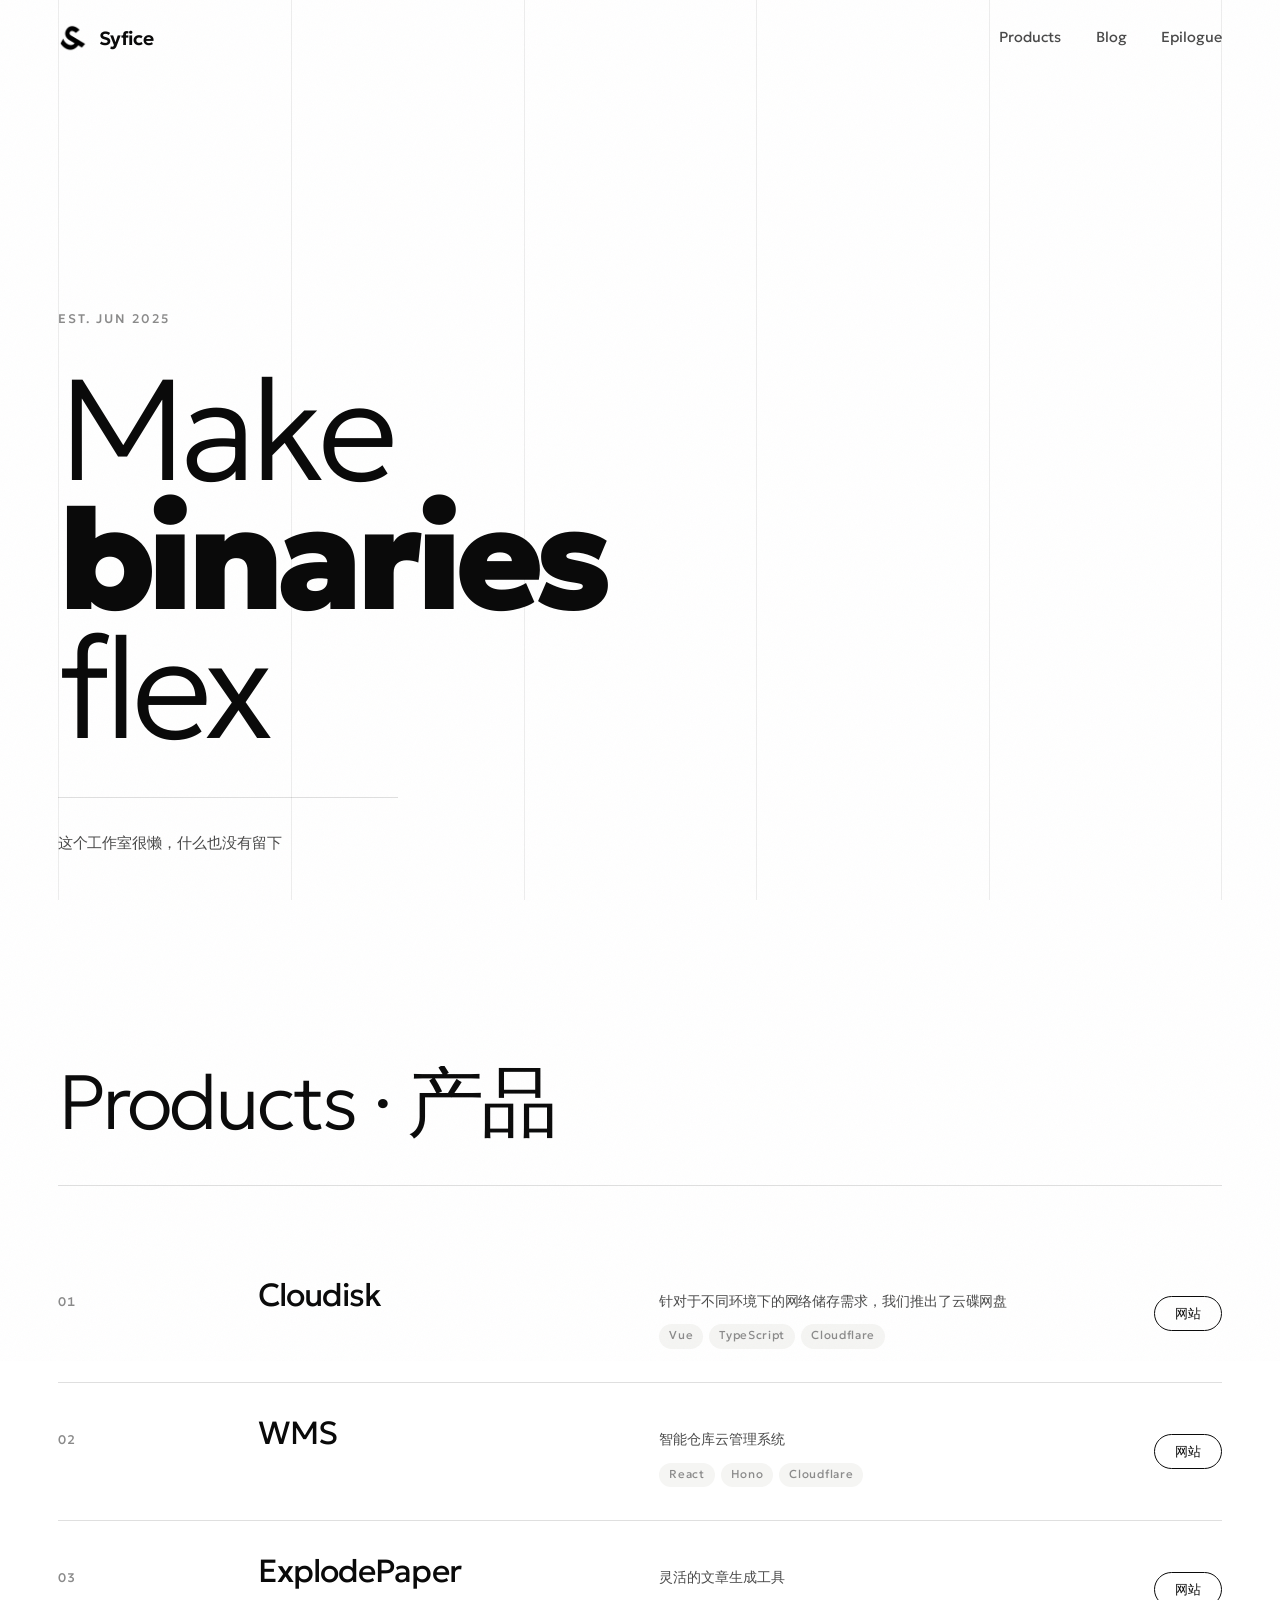
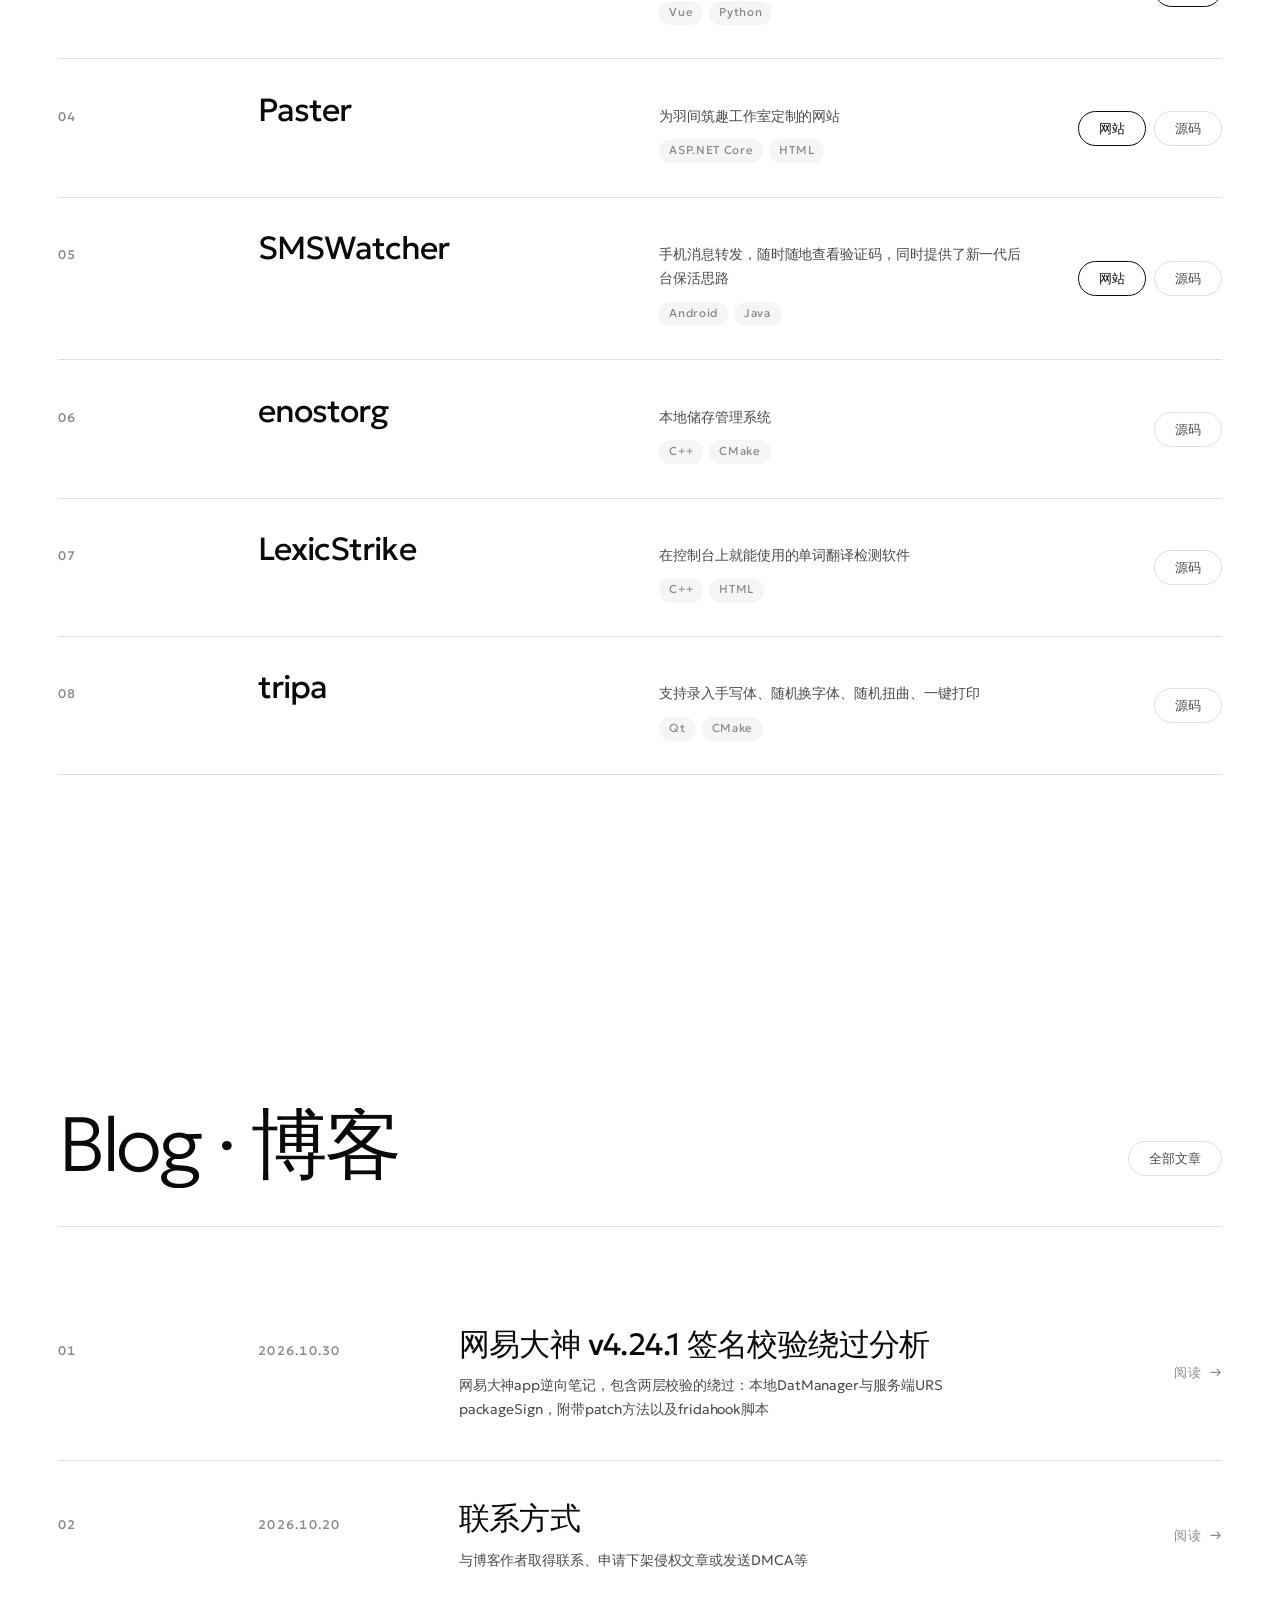
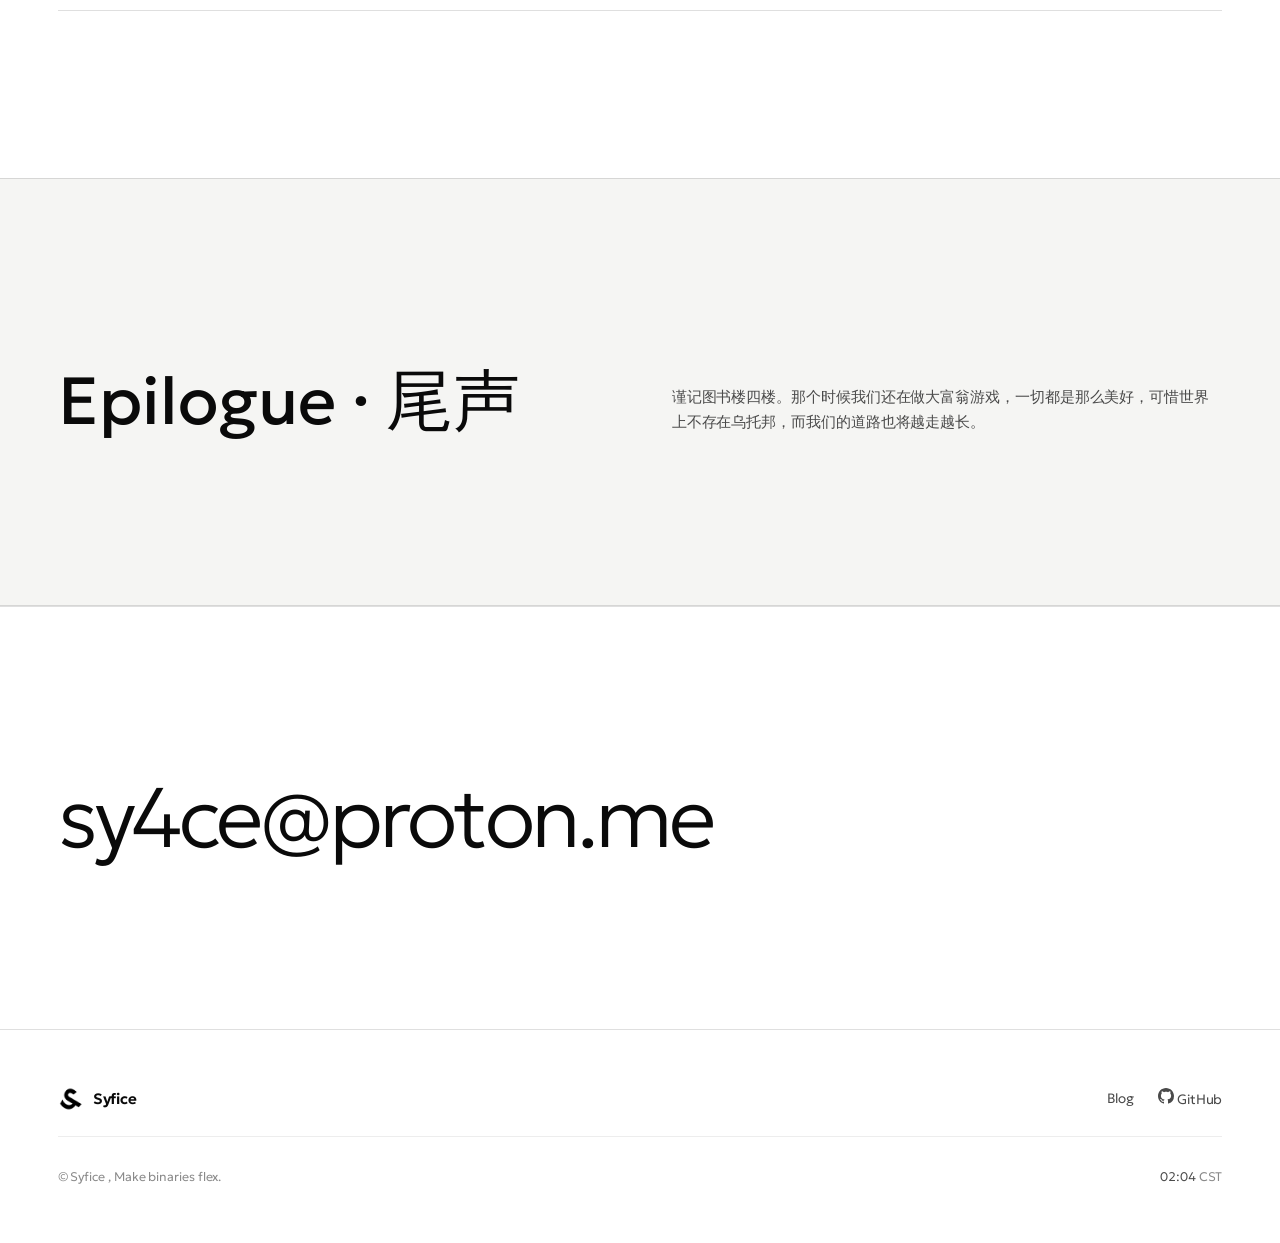
<file: index.html>
<!DOCTYPE html>
<html lang="zh-CN">
<head>
<meta charset="UTF-8">
<meta name="viewport" content="width=device-width, initial-scale=1">
<title>Syfice</title>
<meta name="description" content="Syfice Studio, Make binaries flexible.">
<meta name="theme-color" content="#ffffff">

<meta property="og:type" content="website">
<meta property="og:title" content="Syfice">
<meta property="og:description" content="Syfice Studio, Make binaries flexible.">

<link rel="icon" href="favicon.ico" sizes="any">
<link rel="apple-touch-icon" href="logo.png">
<link rel="preload" as="font" type="font/ttf" href="fonts/Geologica-ExtraLight.ttf" crossorigin>
<link rel="preload" as="font" type="font/ttf" href="fonts/Geologica-Black.ttf" crossorigin>
<link rel="stylesheet" href="style.css">
<script>document.documentElement.classList.add('js');</script>
</head>
<body>

<div class="grain" aria-hidden="true"></div>

<a class="skip" href="#main">跳到主要内容</a>

<!-- ============================ 导航 ============================ -->
<header class="nav" id="nav">
  <div class="nav__inner">
    <a class="brand" href="#top" aria-label="Syfice">
      <img class="brand__mark" src="logo.png" alt="" width="30" height="30">
      <span class="brand__word">Syfice</span>
    </a>

    <nav class="nav__links" aria-label="导航">
      <a href="#products">Products</a>
      <a href="blog.html">Blog</a>
      <a href="#studio">Epilogue</a>
      
    </nav>

    <button class="burger" id="burger" aria-label="打开菜单" aria-expanded="false" aria-controls="menu">
      <span></span><span></span>
    </button>
  </div>
  <span class="nav__bar" aria-hidden="true"><i id="progress"></i></span>
</header>

<div class="menu" id="menu" hidden>
  <nav class="menu__links" aria-label="移动导航">
    <a href="#products" style="--i:0"><em>01</em>Products · 产品</a>
    <a href="blog.html" style="--i:1"><em>02</em>Blog · 博客</a>
    <a href="#studio" style="--i:2"><em>03</em>Epilogue · 尾声</a>
    <a href="#contact" style="--i:3"><em>04</em>Contact · 联系</a>
  </nav>
  <div class="menu__foot">
    <a href="114514">Make binaries flex.</a>
  </div>
</div>

<main id="main">

<!-- ============================ 首屏 ============================ -->
<section class="hero" id="top">
  <div class="hero__grid" aria-hidden="true">
    <span></span><span></span><span></span><span></span><span></span>
  </div>

  <div class="wrap hero__inner">
    <span class="hero__est" data-reveal>Est. JUN 2025</span>

    <h1 class="hero__title">
      <span class="mask" data-mask><span class="mask__in" style="--d:0">Make</span></span>
      <span class="mask" data-mask><span class="mask__in" style="--d:1"><em data-magnetic>binaries</em></span></span>
      <span class="mask" data-mask><span class="mask__in" style="--d:2">flex</span></span>
    </h1>

    <p class="hero__lede" data-reveal style="--d:3">
      这个工作室很懒，什么也没有留下
    </p>
  </div>
</section>

<!-- ============================ 产品 ============================ -->
<section class="section" id="products">
  <div class="wrap">
    <header class="shead">
      <h2 class="shead__title">
        <span class="mask" data-mask><span class="mask__in">Products · 产品</span></span>
      </h2>
    </header>

    <ul class="prods">

      <li class="prod" data-reveal>
        <span class="prod__num">01</span>
        <h3 class="prod__name">Cloudisk</h3>
        <div class="prod__meta">
          <p class="prod__desc">针对于不同环境下的网络储存需求，我们推出了云碟网盘</p>
          <ul class="prod__stack">
            <li>Vue</li>
            <li>TypeScript</li>
            <li>Cloudflare</li>
          </ul>
        </div>
        <div class="prod__acts">
          <a class="btn btn--sm" href="https://cloudisk.fyi" target="_blank" rel="noopener noreferrer"><span>网站</span></a>
        </div>
      </li>

      <li class="prod" data-reveal>
        <span class="prod__num">02</span>
        <h3 class="prod__name">WMS</h3>
        <div class="prod__meta">
          <p class="prod__desc">智能仓库云管理系统</p>
          <ul class="prod__stack">
            <li>React</li>
            <li>Hono</li>
            <li>Cloudflare</li>
          </ul>
        </div>
        <div class="prod__acts">
          <a class="btn btn--sm" href="https://wms.ntoskrnl2333.cn" target="_blank" rel="noopener noreferrer"><span>网站</span></a>
        </div>
      </li>

      <li class="prod" data-reveal>
        <span class="prod__num">03</span>
        <h3 class="prod__name">ExplodePaper</h3>
        <div class="prod__meta">
          <p class="prod__desc">灵活的文章生成工具</p>
          <ul class="prod__stack">
            <li>Vue</li>
            <li>Python</li>
          </ul>
        </div>
        <div class="prod__acts">
          <a class="btn btn--sm" href="https://explodepaper.ntoskrnl2333.cn" target="_blank" rel="noopener noreferrer"><span>网站</span></a>
        </div>
      </li>

      <li class="prod" data-reveal>
        <span class="prod__num">04</span>
        <h3 class="prod__name">Paster</h3>
        <div class="prod__meta">
          <p class="prod__desc">为羽间筑趣工作室定制的网站</p>
          <ul class="prod__stack">
            <li>ASP.NET Core</li>
            <li>HTML</li>
          </ul>
        </div>
        <div class="prod__acts">
          <a class="btn btn--sm" href="https://paster-sy4ce.azurewebsites.net" target="_blank" rel="noopener noreferrer"><span>网站</span></a>
          <a class="btn btn--sm btn--ghost" href="https://github.com/sy4ce/paster-webapp" target="_blank" rel="noopener noreferrer"><span>源码</span></a>
        </div>
      </li>

      <li class="prod" data-reveal>
        <span class="prod__num">05</span>
        <h3 class="prod__name">SMSWatcher</h3>
        <div class="prod__meta">
          <p class="prod__desc">手机消息转发，随时随地查看验证码，同时提供了新一代后台保活思路</p>
          <ul class="prod__stack">
            <li>Android</li>
            <li>Java</li>
          </ul>
        </div>
        <div class="prod__acts">
          <a class="btn btn--sm" href="https://sms.ntoskrnl2333.cn" target="_blank" rel="noopener noreferrer"><span>网站</span></a>
          <a class="btn btn--sm btn--ghost" href="https://github.com/Ntoskrnl2333/SMS_Watcher_Android" target="_blank" rel="noopener noreferrer"><span>源码</span></a>
        </div>
      </li>

      <li class="prod" data-reveal>
        <span class="prod__num">06</span>
        <h3 class="prod__name">enostorg</h3>
        <div class="prod__meta">
          <p class="prod__desc">本地储存管理系统</p>
          <ul class="prod__stack">
            <li>C++</li>
            <li>CMake</li>
          </ul>
        </div>
        <div class="prod__acts">
          <a class="btn btn--sm btn--ghost" href="https://github.com/Ntoskrnl2333/enostorg" target="_blank" rel="noopener noreferrer"><span>源码</span></a>
        </div>
      </li>

      <li class="prod" data-reveal>
        <span class="prod__num">07</span>
        <h3 class="prod__name">LexicStrike</h3>
        <div class="prod__meta">
          <p class="prod__desc">在控制台上就能使用的单词翻译检测软件</p>
          <ul class="prod__stack">
            <li>C++</li>
            <li>HTML</li>
          </ul>
        </div>
        <div class="prod__acts">
          <a class="btn btn--sm btn--ghost" href="https://github.com/Ntoskrnl2333/LexicStrike" target="_blank" rel="noopener noreferrer"><span>源码</span></a>
        </div>
      </li>
      <li class="prod" data-reveal>
        <span class="prod__num">08</span>
        <h3 class="prod__name">tripa</h3>
        <div class="prod__meta">
          <p class="prod__desc">支持录入手写体、随机换字体、随机扭曲、一键打印</p>
          <ul class="prod__stack">
            <li>Qt</li>
            <li>CMake</li>
          </ul>
        </div>
        <div class="prod__acts">
          <a class="btn btn--sm btn--ghost" href="https://github.com/Ntoskrnl2333/LexicStrike" target="_blank" rel="noopener noreferrer"><span>源码</span></a>
        </div>
      </li>
    </ul>
  </div>
</section>


<!-- ============================ 博客 ============================ -->
<section class="section" id="blog">
  <div class="wrap">
    <header class="shead shead--split">
      <h2 class="shead__title">
        <span class="mask" data-mask><span class="mask__in">Blog · 博客</span></span>
      </h2>
      <a class="btn btn--sm btn--ghost blog-teaser__all" href="blog.html" data-reveal><span>全部文章</span></a>
    </header>

    <ol class="posts posts--home" id="home-posts" aria-label="最新文章"></ol>
    <p class="posts__status" id="home-posts-status" role="status" hidden></p>
  </div>
</section>




<section class="section section--wash" id="studio">
  <div class="wrap studio">
    <div class="studio__col">

      <h2 class="studio__title">
        <span class="mask" data-mask><span class="mask__in">Epilogue · 尾声</span></span>
      </h2>
    </div>

    <div class="studio__col studio__col--body">
      <p class="studio__body" data-reveal style="--d:1">
        谨记图书楼四楼。那个时候我们还在做大富翁游戏，一切都是那么美好，可惜世界上不存在乌托邦，而我们的道路也将越走越长。
      </p>
    </div>
  </div>
</section>



<!-- ============================ 联系 ============================ -->
<section class="contact" id="contact">
  <div class="wrap">
    <a class="contact__mail" href="mailto:sy4ce@proton.me" data-reveal>
      <span data-magnetic>sy4ce@proton.me</span>
    </a>
  </div>
</section>

</main>

<!-- ============================ 页脚 ============================ -->
<footer class="foot">
  <div class="wrap foot__inner">
    <div class="foot__brand">
      <img src="logo.png" alt="" width="26" height="26">
      <span>Syfice</span>
    </div>

    <nav class="foot__nav" aria-label="页脚">
      <a href="blog.html">Blog</a>
      <a href="https://github.com/sy4ce" target="_blank" rel="noopener noreferrer"><svg xmlns="http://www.w3.org/2000/svg" width="16" height="16" fill="currentColor" class="bi bi-github" viewBox="0 0 16 16">
  <path d="M8 0C3.58 0 0 3.58 0 8c0 3.54 2.29 6.53 5.47 7.59.4.07.55-.17.55-.38 0-.19-.01-.82-.01-1.49-2.01.37-2.53-.49-2.69-.94-.09-.23-.48-.94-.82-1.13-.28-.15-.68-.52-.01-.53.63-.01 1.08.58 1.23.82.72 1.21 1.87.87 2.33.66.07-.52.28-.87.51-1.07-1.78-.2-3.64-.89-3.64-3.95 0-.87.31-1.59.82-2.15-.08-.2-.36-1.02.08-2.12 0 0 .67-.21 2.2.82.64-.18 1.32-.27 2-.27s1.36.09 2 .27c1.53-1.04 2.2-.82 2.2-.82.44 1.1.16 1.92.08 2.12.51.56.82 1.27.82 2.15 0 3.07-1.87 3.75-3.65 3.95.29.25.54.73.54 1.48 0 1.07-.01 1.93-.01 2.2 0 .21.15.46.55.38A8.01 8.01 0 0 0 16 8c0-4.42-3.58-8-8-8"/>
</svg> GitHub</a>
    </nav>

    <div class="foot__legal">
      <span>© Syfice , Make binaries flex.</span>
      <span class="foot__clock"><em id="clock">--:--</em> <span id="clock-zone">CST</span></span>
    </div>
  </div>
</footer>

<script src="script.js"></script>
<script src="blog.js"></script>
</body>
</html>
</file>
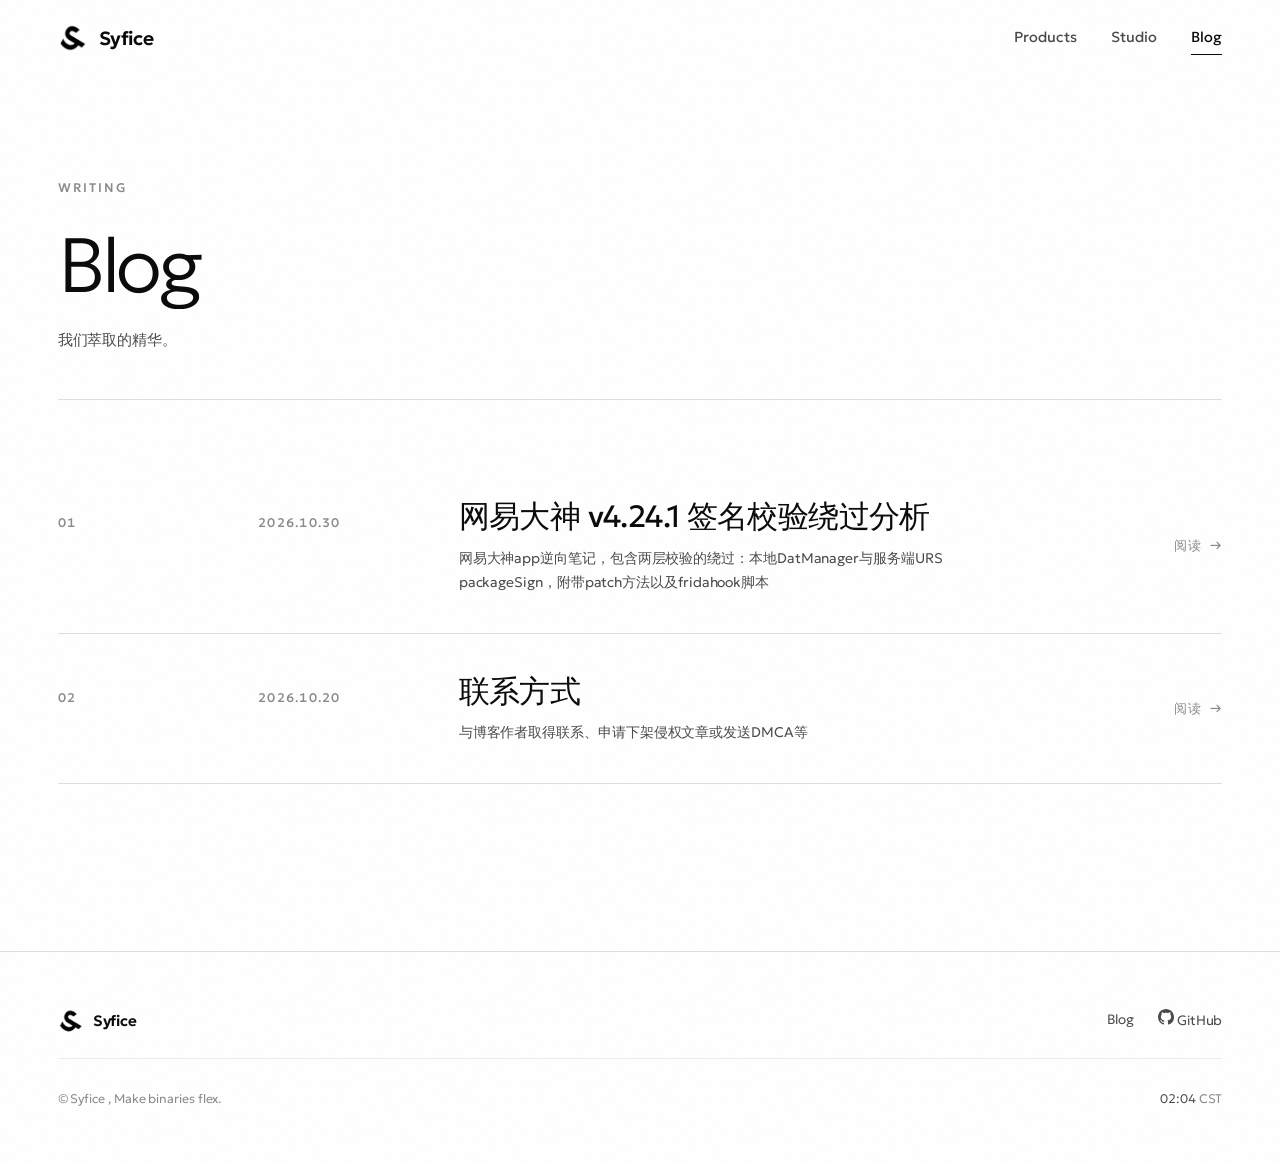
<file: blog.html>
<!DOCTYPE html>
<html lang="zh-CN">
<head>
<meta charset="UTF-8">
<meta name="viewport" content="width=device-width, initial-scale=1">
<title>Blog — Syfice</title>
<meta name="description" content="Syfice 的技术笔记：逆向、产品与工程。">
<meta name="theme-color" content="#ffffff">

<meta property="og:type" content="website">
<meta property="og:title" content="Blog — Syfice">
<meta property="og:description" content="Syfice 的技术笔记：逆向、产品与工程。">

<link rel="icon" href="favicon.ico" sizes="any">
<link rel="apple-touch-icon" href="logo.png">
<link rel="preload" as="font" type="font/ttf" href="fonts/Geologica-ExtraLight.ttf" crossorigin>
<link rel="preload" as="font" type="font/ttf" href="fonts/Geologica-Black.ttf" crossorigin>
<link rel="stylesheet" href="style.css">
<script>document.documentElement.classList.add('js');</script>
</head>
<body>

<div class="grain" aria-hidden="true"></div>

<a class="skip" href="#main">跳到主要内容</a>

<!-- ============================ 导航 ============================ -->
<header class="nav" id="nav">
  <div class="nav__inner">
    <a class="brand" href="index.html" aria-label="Syfice">
      <img class="brand__mark" src="logo.png" alt="" width="30" height="30">
      <span class="brand__word">Syfice</span>
    </a>

    <nav class="nav__links" aria-label="导航">
      <a href="index.html#products">Products</a>
      <a href="index.html#studio">Studio</a>
      <a href="blog.html" aria-current="page">Blog</a>
    </nav>

    <button class="burger" id="burger" aria-label="打开菜单" aria-expanded="false" aria-controls="menu">
      <span></span><span></span>
    </button>
  </div>
  <span class="nav__bar" aria-hidden="true"><i id="progress"></i></span>
</header>

<div class="menu" id="menu" hidden>
  <nav class="menu__links" aria-label="移动导航">
    <a href="index.html#products" style="--i:0"><em>01</em>Products</a>
    <a href="index.html#studio" style="--i:1"><em>02</em>Studio</a>
    <a href="blog.html" style="--i:2"><em>03</em>Blog</a>
    <a href="index.html#contact" style="--i:3"><em>04</em>Contact</a>
  </nav>
  <div class="menu__foot">
    <a href="114514">Make binaries flexible</a>
  </div>
</div>

<main id="main">

<!-- ============================ 文章列表 ============================ -->
<section class="section blog-index">
  <div class="wrap">
    <header class="shead">
      <span class="shead__eyebrow" data-reveal>Writing</span>
      <h1 class="shead__title">
        <span class="mask" data-mask><span class="mask__in">Blog</span></span>
      </h1>
      <p class="shead__lede" data-reveal style="--d:1">
        我们萃取的精华。
      </p>
    </header>

    <ol class="posts" id="post-list" aria-label="文章列表"></ol>
    <p class="posts__status" id="post-status" role="status">正在载入文章…</p>

    <noscript>
      <p class="posts__status is-error">文章列表需要 JavaScript 才能加载。</p>
    </noscript>
  </div>
</section>

</main>

<!-- ============================ 页脚 ============================ -->
<footer class="foot">
  <div class="wrap foot__inner">
    <div class="foot__brand">
      <img src="logo.png" alt="" width="26" height="26">
      <span>Syfice</span>
    </div>

    <nav class="foot__nav" aria-label="页脚">
      <a href="blog.html">Blog</a>
      <a href="https://github.com/sy4ce" target="_blank" rel="noopener noreferrer"><svg xmlns="http://www.w3.org/2000/svg" width="16" height="16" fill="currentColor" class="bi bi-github" viewBox="0 0 16 16">
  <path d="M8 0C3.58 0 0 3.58 0 8c0 3.54 2.29 6.53 5.47 7.59.4.07.55-.17.55-.38 0-.19-.01-.82-.01-1.49-2.01.37-2.53-.49-2.69-.94-.09-.23-.48-.94-.82-1.13-.28-.15-.68-.52-.01-.53.63-.01 1.08.58 1.23.82.72 1.21 1.87.87 2.33.66.07-.52.28-.87.51-1.07-1.78-.2-3.64-.89-3.64-3.95 0-.87.31-1.59.82-2.15-.08-.2-.36-1.02.08-2.12 0 0 .67-.21 2.2.82.64-.18 1.32-.27 2-.27s1.36.09 2 .27c1.53-1.04 2.2-.82 2.2-.82.44 1.1.16 1.92.08 2.12.51.56.82 1.27.82 2.15 0 3.07-1.87 3.75-3.65 3.95.29.25.54.73.54 1.48 0 1.07-.01 1.93-.01 2.2 0 .21.15.46.55.38A8.01 8.01 0 0 0 16 8c0-4.42-3.58-8-8-8"/>
</svg> GitHub</a>
    </nav>

    <div class="foot__legal">
      <span>© Syfice , Make binaries flex.</span>
      <span class="foot__clock"><em id="clock">--:--</em> <span id="clock-zone">CST</span></span>
    </div>
  </div>
</footer>

<script src="script.js"></script>
<script src="blog.js"></script>
</body>
</html>
</file>
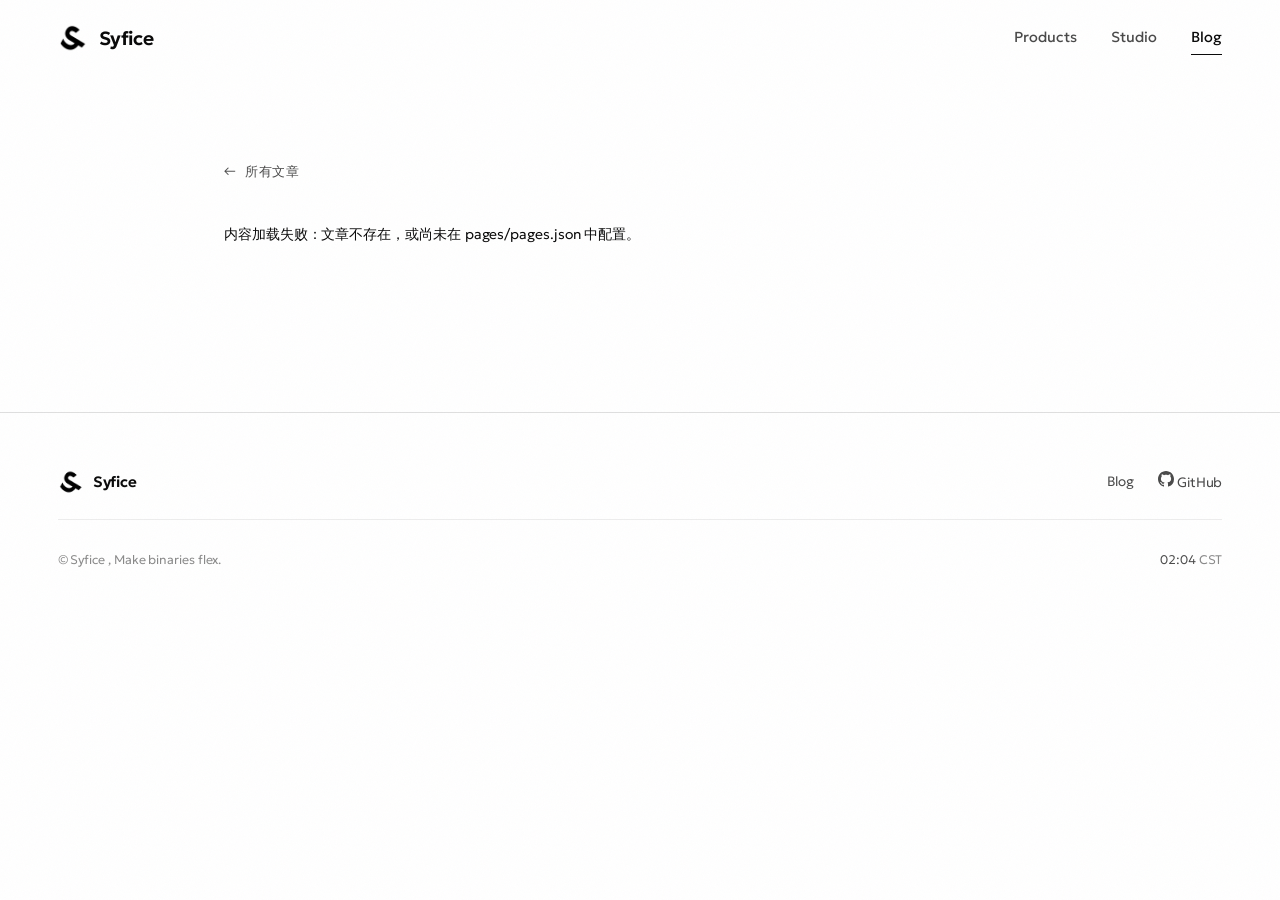
<file: post.html>
<!DOCTYPE html>
<html lang="zh-CN">
<head>
<meta charset="UTF-8">
<meta name="viewport" content="width=device-width, initial-scale=1">
<title>文章 — Syfice</title>
<meta name="description" content="Syfice 的技术笔记。">
<meta name="theme-color" content="#ffffff">

<meta property="og:type" content="article">
<meta property="og:title" content="文章 — Syfice">
<meta property="og:description" content="Syfice 的技术笔记。">

<link rel="icon" href="favicon.ico" sizes="any">
<link rel="apple-touch-icon" href="logo.png">
<link rel="preload" as="font" type="font/ttf" href="fonts/Geologica-ExtraLight.ttf" crossorigin>
<link rel="preload" as="font" type="font/ttf" href="fonts/Geologica-Black.ttf" crossorigin>
<link rel="stylesheet" href="style.css">
<script>document.documentElement.classList.add('js');</script>
</head>
<body>

<div class="grain" aria-hidden="true"></div>

<a class="skip" href="#main">跳到主要内容</a>

<!-- ============================ 导航 ============================ -->
<header class="nav" id="nav">
  <div class="nav__inner">
    <a class="brand" href="index.html" aria-label="Syfice">
      <img class="brand__mark" src="logo.png" alt="" width="30" height="30">
      <span class="brand__word">Syfice</span>
    </a>

    <nav class="nav__links" aria-label="导航">
      <a href="index.html#products">Products</a>
      <a href="index.html#studio">Studio</a>
      <a href="blog.html" aria-current="page">Blog</a>
    </nav>

    <button class="burger" id="burger" aria-label="打开菜单" aria-expanded="false" aria-controls="menu">
      <span></span><span></span>
    </button>
  </div>
  <span class="nav__bar" aria-hidden="true"><i id="progress"></i></span>
</header>

<div class="menu" id="menu" hidden>
  <nav class="menu__links" aria-label="移动导航">
    <a href="index.html#products" style="--i:0"><em>01</em>Products</a>
    <a href="index.html#studio" style="--i:1"><em>02</em>Studio</a>
    <a href="blog.html" style="--i:2"><em>03</em>Blog</a>
    <a href="index.html#contact" style="--i:3"><em>04</em>Contact</a>
  </nav>
  <div class="menu__foot">
    <a href="114514">Make binaries flexible</a>
  </div>
</div>

<main id="main" class="post">
  <div class="wrap">
    <div class="post__inner">
      <a class="post__back" href="blog.html"><span aria-hidden="true">←</span>所有文章</a>

      <p class="post__status" id="post-status" role="status">正在载入文章…</p>

      <header class="post__head" id="post-head" hidden>
        <p class="post__meta" id="post-meta"></p>
        <h1 class="post__title" id="post-title"></h1>
        <p class="post__desc" id="post-desc" hidden></p>
      </header>

      <article class="prose post__body" id="post-body" hidden></article>

      <footer class="post__foot" id="post-foot" hidden>
        <a class="post__back" href="blog.html"><span aria-hidden="true">←</span>所有文章</a>
      </footer>

      <noscript>
        <p class="post__status is-error">文章需要 JavaScript 才能加载。</p>
      </noscript>
    </div>
  </div>
</main>

<!-- ============================ 页脚 ============================ -->
<footer class="foot">
  <div class="wrap foot__inner">
    <div class="foot__brand">
      <img src="logo.png" alt="" width="26" height="26">
      <span>Syfice</span>
    </div>

    <nav class="foot__nav" aria-label="页脚">
      <a href="blog.html">Blog</a>
      <a href="https://github.com/sy4ce" target="_blank" rel="noopener noreferrer"><svg xmlns="http://www.w3.org/2000/svg" width="16" height="16" fill="currentColor" class="bi bi-github" viewBox="0 0 16 16">
  <path d="M8 0C3.58 0 0 3.58 0 8c0 3.54 2.29 6.53 5.47 7.59.4.07.55-.17.55-.38 0-.19-.01-.82-.01-1.49-2.01.37-2.53-.49-2.69-.94-.09-.23-.48-.94-.82-1.13-.28-.15-.68-.52-.01-.53.63-.01 1.08.58 1.23.82.72 1.21 1.87.87 2.33.66.07-.52.28-.87.51-1.07-1.78-.2-3.64-.89-3.64-3.95 0-.87.31-1.59.82-2.15-.08-.2-.36-1.02.08-2.12 0 0 .67-.21 2.2.82.64-.18 1.32-.27 2-.27s1.36.09 2 .27c1.53-1.04 2.2-.82 2.2-.82.44 1.1.16 1.92.08 2.12.51.56.82 1.27.82 2.15 0 3.07-1.87 3.75-3.65 3.95.29.25.54.73.54 1.48 0 1.07-.01 1.93-.01 2.2 0 .21.15.46.55.38A8.01 8.01 0 0 0 16 8c0-4.42-3.58-8-8-8"/>
</svg> GitHub</a>
    </nav>

    <div class="foot__legal">
      <span>© Syfice , Make binaries flex.</span>
      <span class="foot__clock"><em id="clock">--:--</em> <span id="clock-zone">CST</span></span>
    </div>
  </div>
</footer>

<script src="vendor/marked.min.js"></script>
<script src="script.js"></script>
<script src="blog.js"></script>
</body>
</html>
</file>
<file: style.css>
/* ==========================================================================
   Syfice — Software Studio
   Light, Swiss-modernist. Big type, hairline structure, lots of air.
   ========================================================================== */

@font-face { font-family:'Geologica'; src:url('fonts/Geologica-ExtraLight.ttf') format('truetype'); font-weight:200; font-display:swap; }
@font-face { font-family:'Geologica'; src:url('fonts/Geologica-Light.ttf')      format('truetype'); font-weight:300; font-display:swap; }
@font-face { font-family:'Geologica'; src:url('fonts/Geologica-Regular.ttf')    format('truetype'); font-weight:400; font-display:swap; }
@font-face { font-family:'Geologica'; src:url('fonts/Geologica-Medium.ttf')     format('truetype'); font-weight:500; font-display:swap; }
@font-face { font-family:'Geologica'; src:url('fonts/Geologica-SemiBold.ttf')   format('truetype'); font-weight:600; font-display:swap; }
@font-face { font-family:'Geologica'; src:url('fonts/Geologica-Black.ttf')      format('truetype'); font-weight:900; font-display:swap; }

/* ------------------------------- tokens --------------------------------- */
:root{
  /* colour — monochrome, on purpose */
  --paper:      #ffffff;
  --wash:       #f5f5f3;
  --ink:        #0a0a0a;
  --ink-2:      #4a4a4a;
  --ink-3:      #8a8a8a;
  --line:       rgba(10,10,10,.13);
  --line-soft:  rgba(10,10,10,.07);

  /* type
     Latin 走 Geologica（几何无衬线），汉字落到下面的衬线栈 ——
     混排的编辑感就来自这个对比。浏览器按字符逐字回退，不需要额外处理。 */
  --zh: 'Source Han Serif SC', 'Noto Serif SC', 'Songti SC', 'STSong', '华文宋体',
        'SimSun', '宋体', 'MingLiU', 'PMingLiU', serif;
  --sans: 'Geologica', var(--zh);

  /* rhythm */
  --gut:  clamp(20px, 4.5vw, 64px);     /* page gutter   */
  --sec:  clamp(88px, 13vw, 200px);     /* section space */
  --maxw: 1680px;

  /* motion */
  --ease: cubic-bezier(.22,.61,.36,1);
  --ease-out: cubic-bezier(.16,1,.3,1);

  --nav-h: 76px;
}

/* ------------------------------- reset ---------------------------------- */
*,*::before,*::after{ box-sizing:border-box; }
html{ -webkit-text-size-adjust:100%; scroll-behavior:smooth; }
@media (prefers-reduced-motion:reduce){ html{ scroll-behavior:auto; } }

body{
  margin:0;
  background:var(--paper);
  color:var(--ink);
  font-family:var(--sans);
  font-weight:300;
  font-size:clamp(15px,1.05vw,17px);
  line-height:1.6;
  letter-spacing:-.005em;
  /* 让拉丁与汉字之间自动留出气口，汉字标点也不会再顶到行首 */
  text-autospace:normal;
  -webkit-font-smoothing:antialiased;
  -moz-osx-font-smoothing:grayscale;
  overflow-x:hidden;
}
body.is-locked{ overflow:hidden; }

h1,h2,h3,h4,p,figure,dl,dd,ol,ul{ margin:0; padding:0; }
ul,ol{ list-style:none; }
img{ max-width:100%; display:block; }
a{ color:inherit; text-decoration:none; }
button{ font:inherit; color:inherit; background:none; border:0; cursor:pointer; }
em{ font-style:normal; }

::selection{ background:var(--ink); color:var(--paper); }

:focus-visible{ outline:2px solid var(--ink); outline-offset:3px; border-radius:2px; }

.skip{
  position:fixed; top:-100px; left:var(--gut); z-index:999;
  background:var(--ink); color:var(--paper);
  padding:12px 20px; font-size:13px; letter-spacing:.04em;
  transition:top .2s var(--ease);
}
.skip:focus{ top:12px; }

.wrap{
  width:100%; max-width:var(--maxw);
  margin-inline:auto;
  padding-inline:var(--gut);
}

/* --------------------------- masked line reveal --------------------------
   The inner span slides up from under its own clip box. `--mask-pad` buys
   room for descenders, and the matching negative margin gives it back, so
   the padding never moves anything — it is free to be generous.

   The travel has to add the padding back on top of 100%, otherwise the top
   of the span peeks through the padding before the reveal starts.
   `--stagger` / `--delay` are set by whoever owns the group.            */
.mask{
  --mask-pad:.1em;
  display:block; overflow:hidden;
  padding-bottom:var(--mask-pad);
  margin-bottom:calc(var(--mask-pad) * -1);
}
.mask__in{
  display:block;
  transition:transform 1.05s var(--ease-out), opacity .55s var(--ease);
  transition-delay:calc(var(--d,0) * var(--stagger,90ms) + var(--delay,0ms));
}
.js .mask__in{ transform:translateY(calc(100% + var(--mask-pad) + .06em)); opacity:0; }
.mask.is-in .mask__in{ transform:none; opacity:1; }

/* ------------------------------- grain ---------------------------------- */
.grain{
  position:fixed; inset:-50%; z-index:1; pointer-events:none;
  opacity:.028; will-change:transform;
  background-image:url("data:image/svg+xml,%3Csvg xmlns='http://www.w3.org/2000/svg' width='200' height='200'%3E%3Cfilter id='n'%3E%3CfeTurbulence type='fractalNoise' baseFrequency='.85' numOctaves='3'/%3E%3C/filter%3E%3Crect width='200' height='200' filter='url(%23n)'/%3E%3C/svg%3E");
}

/* ============================== NAV ===================================== */
.nav{
  position:fixed; inset:0 0 auto; z-index:100;
  border-bottom:1px solid transparent;
  transition:
    transform    .45s var(--ease),
    background   .45s var(--ease),
    border-color .45s var(--ease),
    backdrop-filter .45s var(--ease);
}
.nav.is-stuck{
  background:rgba(255,255,255,.82);
  backdrop-filter:blur(14px) saturate(1.4);
  -webkit-backdrop-filter:blur(14px) saturate(1.4);
  border-bottom-color:var(--line);
}
.nav.is-hidden{ transform:translateY(-101%); }

/* 阅读进度：一条压在导航下边线上的发丝 */
.nav__bar{
  position:absolute; left:0; right:0; bottom:-1px; height:1px;
  overflow:hidden; pointer-events:none;
}
.nav__bar i{
  display:block; width:100%; height:100%;
  background:var(--ink);
  transform:scaleX(0); transform-origin:left;
}

.nav__inner{
  max-width:var(--maxw); margin-inline:auto;
  padding:0 var(--gut);
  height:var(--nav-h);
  display:flex; align-items:center; gap:40px;
}

.brand{ display:flex; align-items:center; gap:11px; margin-right:auto; }
.brand__mark{ width:30px; height:30px; object-fit:contain; transition:transform .6s var(--ease-out); }
.brand:hover .brand__mark{ transform:rotate(-8deg) scale(1.06); }
.brand__word{
  font-weight:600; font-size:19px; letter-spacing:-.02em;
}

.nav__links{ display:flex; gap:34px; }
.nav__links a{
  position:relative; font-size:14.5px; font-weight:400; letter-spacing:.005em;
  color:var(--ink-2); transition:color .3s var(--ease);
}
.nav__links a::after{
  content:''; position:absolute; left:0; bottom:-5px; height:1px; width:100%;
  background:var(--ink); transform:scaleX(0); transform-origin:right;
  transition:transform .45s var(--ease-out);
}
.nav__links a:hover{ color:var(--ink); }
.nav__links a:hover::after{ transform:scaleX(1); transform-origin:left; }
.nav__links a[aria-current="page"]{ color:var(--ink); }
.nav__links a[aria-current="page"]::after{ transform:scaleX(1); transform-origin:left; }

.nav__end{ display:flex; align-items:center; gap:16px; }

.burger{ display:none; width:30px; height:30px; position:relative; }
.burger span{
  position:absolute; left:5px; width:20px; height:1.5px; background:var(--ink);
  transition:transform .4s var(--ease-out), opacity .3s var(--ease);
}
.burger span:nth-child(1){ top:12px; }
.burger span:nth-child(2){ top:18px; }
.burger[aria-expanded="true"] span:nth-child(1){ transform:translateY(3px) rotate(45deg); }
.burger[aria-expanded="true"] span:nth-child(2){ transform:translateY(-3px) rotate(-45deg); }

/* ============================== BUTTONS ================================= */
.btn{
  position:relative; display:inline-flex; align-items:center; justify-content:center;
  padding:14px 28px; border:1px solid var(--ink); border-radius:999px;
  font-size:14px; font-weight:500; letter-spacing:.01em; line-height:1;
  overflow:hidden; isolation:isolate; white-space:nowrap;
  transition:color .45s var(--ease), transform .35s var(--ease-out);
}
.btn span{ position:relative; z-index:2; }
.btn::before{
  content:''; position:absolute; inset:0; z-index:1;
  background:var(--ink);
  transform:translateY(101%); border-radius:inherit;
  transition:transform .5s var(--ease-out);
}
.btn:hover{ color:var(--paper); }
.btn:hover::before{ transform:translateY(0); }

.btn--solid{ background:var(--ink); color:var(--paper); }
.btn--solid::before{ background:var(--paper); }
.btn--solid:hover{ color:var(--ink); }

.btn--ghost{ border-color:var(--line); color:var(--ink-2); }
.btn--ghost:hover{ border-color:var(--ink); }

.btn--sm{ padding:10px 20px; font-size:13px; }
.btn--lg{ padding:20px 38px; font-size:15.5px; }

/* ============================== HERO ==================================== */
.hero{
  position:relative; min-height:100svh;
  display:flex; flex-direction:column; justify-content:flex-end;
  padding-top:calc(var(--nav-h) + 4vh); padding-bottom:clamp(28px,5vh,56px);
  overflow:hidden;
}
.hero__grid{
  position:absolute; inset:0; z-index:0; pointer-events:none;
  max-width:var(--maxw); margin-inline:auto; padding-inline:var(--gut);
  display:grid; grid-template-columns:repeat(5,1fr); gap:0;
}
.hero__grid span{ border-left:1px solid var(--line-soft); }
.hero__grid span:last-child{ border-right:1px solid var(--line-soft); }

.hero__inner{ position:relative; z-index:2; width:100%; }

.hero__est{
  display:block;
  font-size:12.5px; font-weight:500; letter-spacing:.16em; text-transform:uppercase;
  color:var(--ink-3);
  margin-bottom:clamp(24px,4vh,56px);
}

.hero__title{
  font-size:clamp(52px,11.2vw,206px);
  line-height:.9;
  letter-spacing:-.045em;
  font-weight:200;
  margin-bottom:clamp(32px,5vh,64px);
}
/* each line is its own mask; the inner span slides up from under it */
.hero__title{ --stagger:110ms; --delay:120ms; }
.hero__title .mask{ --mask-pad:.075em; }
.hero__title .mask__in{ transition-duration:1.15s, .6s; }
.hero__title em{ font-weight:900; letter-spacing:-.05em; display:inline-block; }

.hero__lede{
  max-width:34ch;
  padding-top:clamp(22px,3.5vh,40px);
  border-top:1px solid var(--line);
  font-size:clamp(15px,1.15vw,18px);
  color:var(--ink-2); line-height:1.7;
}

/* ============================ SECTIONS ================================== */
.section{ padding-block:var(--sec); position:relative; }
.section--wash{ background:var(--wash); border-block:1px solid var(--line); }

/* 只有一条分隔线：shead 的 border-bottom 就是列表的开场线，
   .prods 不再重复画一条（两条线隔 80px 干瞪眼是最常见的排版事故） */
.shead{
  padding-bottom:clamp(28px,3.6vw,48px);
  border-bottom:1px solid var(--line);
  margin-bottom:clamp(36px,4.6vw,72px);
}
.shead__title{
  font-size:clamp(38px,6vw,104px);
  font-weight:200; line-height:.94; letter-spacing:-.04em;
  text-wrap:balance;
}
.shead__title .mask{ --mask-pad:.1em; }

/* ============================== PRODUCTS ================================ */
/* 六列定宽：列位置由模板决定，不再由内容决定。
   之前 acts 是 auto 列，两个按钮的行会把「描述」整列往左推 39px，
   于是第 04/05 行的描述跟别行对不齐。现在每列都是 1fr，纹丝不动。 */
.prod{
  position:relative;
  display:grid;
  grid-template-columns:repeat(6, minmax(0, 1fr));
  gap:clamp(16px,3vw,56px);
  align-items:baseline;               /* 名称与描述共享首行基线 */
  padding:clamp(22px,2.6vw,34px) 0;
  border-bottom:1px solid var(--line);
}
.prod__num  { grid-column:1 / 2; }
.prod__name { grid-column:2 / 4; }
.prod__meta { grid-column:4 / 6; }
.prod__acts { grid-column:6 / 7; align-self:center; justify-content:flex-end; }

/* 悬停时把行底那条发丝线描成实墨色 —— 比整行变色克制，也更像印刷品 */
.prod::after{
  content:''; position:absolute; left:0; right:0; bottom:-1px; height:1px;
  background:var(--ink);
  transform:scaleX(0); transform-origin:left;
  transition:transform .65s var(--ease-out);
}
.prod:hover::after{ transform:scaleX(1); }

.prod__num{
  font-size:12.5px; font-weight:500; letter-spacing:.14em; color:var(--ink-3);
  font-variant-numeric:tabular-nums;
  transition:color .4s var(--ease);
}
.prod:hover .prod__num{ color:var(--ink); }
.prod__name{
  font-size:clamp(21px,2.5vw,38px);
  font-weight:400; letter-spacing:-.03em; line-height:1.1;
  transition:transform .5s var(--ease-out);
}
.prod:hover .prod__name{ transform:translateX(.12em); }
/* .prod__meta 本身没有样式，只是把「描述 + 技术栈标签」捆成网格的第四列 */
.prod__desc{
  font-size:clamp(14px,1vw,16px); color:var(--ink-2);
  line-height:1.75;                    /* 汉字比拉丁需要更松的行距 */
  text-wrap:pretty;
}
.prod__stack{
  display:flex; flex-wrap:wrap; gap:6px;
  margin-top:11px;
}
.prod__stack li{
  padding:3px 10px 4px;
  border-radius:999px;
  background:var(--wash);
  font-size:11.5px; font-weight:400;
  letter-spacing:.06em; line-height:1.5;
  color:var(--ink-3);
  transition:background .3s var(--ease), color .3s var(--ease);
}
.prod:hover .prod__stack li{ background:var(--line-soft); color:var(--ink-2); }
.prod__acts{ display:flex; gap:8px; }

/* ============================ STUDIO ==================================== */
.studio{
  display:grid; grid-template-columns:minmax(0,1fr) minmax(0,1.05fr);
  gap:clamp(32px,7vw,120px); align-items:start;
}
.studio__col--body{ padding-top:.6em; }
/* 汉字是全角，负字距会让字符粘连；行高也要比拉丁松，否则上下行顶在一起 */
/* 不设 text-wrap:balance —— 它按行长均衡断行，会把 "leads to" 拆开，
   反而读不通。默认的「尽量填满再断」在这里是对的。 */
.studio__title{
  font-size:clamp(36px,5.2vw,86px);
  font-weight:400; line-height:1.16; letter-spacing:0; margin-top:.25em;
}
/* 整块一起上滑：标题会折行，逐行切分反而会写死断行位置 */
.studio__title .mask{ --mask-pad:.22em; }
.studio__lede{
  font-size:clamp(17px,1.5vw,23px); font-weight:400; line-height:1.7;
  letter-spacing:0; color:var(--ink);
  text-wrap:pretty;
}
.studio__body{
  margin-top:clamp(20px,2.4vw,32px);
  font-size:clamp(14.5px,1.05vw,16.5px); color:var(--ink-2); line-height:1.75;
  max-width:56ch;
  text-wrap:pretty;
}
/* 落款不该靠三个 <br> 撑开，那是缩进不是排版 */
.studio__sign{
  margin-top:clamp(30px,3.6vw,48px);
  padding-top:clamp(16px,1.9vw,24px);
  border-top:1px solid var(--line);
  max-width:56ch;
  font-size:12.5px; font-weight:500; letter-spacing:.14em; text-transform:uppercase;
  color:var(--ink-3);
}

/* ============================ CONTACT =================================== */
.contact{
  padding-block:clamp(88px,13vw,190px);
  border-top:1px solid var(--line);
}
.contact__mail{
  position:relative; display:inline-block;
  font-size:clamp(26px,6.6vw,120px);
  font-weight:200; letter-spacing:-.045em; line-height:1.05;
  overflow-wrap:anywhere;
}
/* 磁吸作用在内层 span 上：外层锚点留着做入场位移，
   两者抢同一个 transform 的话，先到的那个会输 */
.contact__mail span{
  display:inline-block;
  transition:transform .7s var(--ease-out);
}
.contact__mail::after{
  content:''; position:absolute; left:0; bottom:.04em;
  width:100%; height:2px; background:var(--ink);
  transform:scaleX(0); transform-origin:left;
  transition:transform .7s var(--ease-out);
}
.contact__mail:hover::after{ transform:scaleX(1); }

/* ============================= FOOTER =================================== */
.foot{
  border-top:1px solid var(--line);
  padding-block:clamp(36px,4.5vw,56px);
  font-size:13.5px; color:var(--ink-2);
}
.foot__inner{
  display:grid;
  grid-template-columns:1fr auto;
  align-items:center;
  gap:24px 48px;
}
.foot__brand{ display:flex; align-items:center; gap:9px; font-weight:600; color:var(--ink); font-size:15px; }
.foot__brand img{ width:26px; height:26px; object-fit:contain; }

.foot__nav{ display:flex; gap:24px; }
.foot__nav a{ position:relative; transition:color .3s var(--ease); }
.foot__nav a:hover{ color:var(--ink); }

.foot__legal{
  grid-column:1 / -1;
  display:flex; justify-content:space-between; gap:20px; flex-wrap:wrap;
  padding-top:clamp(20px,2.4vw,30px);
  border-top:1px solid var(--line-soft);
  font-size:12.5px; color:var(--ink-3);
}
.foot__clock em{ font-variant-numeric:tabular-nums; color:var(--ink-2); }

/* ============================== BLOG ==================================== */
/* 列表页首屏要给固定导航让出位置，同时保留刊头式的大留白 */
.blog-index{
  padding-top:calc(var(--nav-h) + clamp(56px,8vw,120px));
}

.shead__eyebrow{
  display:block;
  margin-bottom:clamp(18px,2.4vw,32px);
  font-size:12.5px; font-weight:500; letter-spacing:.16em; text-transform:uppercase;
  color:var(--ink-3);
}
.shead__lede{
  max-width:46ch;
  margin-top:clamp(18px,2vw,28px);
  font-size:clamp(15px,1.1vw,17px); line-height:1.75;
  color:var(--ink-2);
  text-wrap:pretty;
}
.shead--split{
  display:flex; align-items:flex-end; justify-content:space-between;
  gap:20px 40px; flex-wrap:wrap;
}
.blog-teaser__all{ margin-bottom:.35em; }

/* --- 文章列表 ------------------------------------------------------------ */
.postrow{ position:relative; border-bottom:1px solid var(--line); }
.postrow::after{
  content:''; position:absolute; left:0; right:0; bottom:-1px; height:1px;
  background:var(--ink);
  transform:scaleX(0); transform-origin:left;
  transition:transform .65s var(--ease-out);
}
.postrow:hover::after{ transform:scaleX(1); }

.postrow__link{
  display:grid;
  grid-template-columns:repeat(6,minmax(0,1fr));
  gap:clamp(16px,3vw,56px);
  align-items:baseline;
  padding:clamp(24px,3vw,40px) 0;
}
.postrow__num{
  grid-column:1 / 2;
  font-size:12.5px; font-weight:500; letter-spacing:.14em; color:var(--ink-3);
  font-variant-numeric:tabular-nums;
  transition:color .4s var(--ease);
}
.postrow__date{
  grid-column:2 / 3;
  font-size:12.5px; font-weight:500; letter-spacing:.1em; color:var(--ink-3);
  font-variant-numeric:tabular-nums; white-space:nowrap;
}
.postrow__body{ grid-column:3 / 6; min-width:0; }
.postrow__title{
  display:block;
  font-size:clamp(21px,2.4vw,36px);
  font-weight:400; line-height:1.24; letter-spacing:-.02em;
  transition:transform .5s var(--ease-out);
}
.postrow__desc{
  display:block; margin-top:10px; max-width:58ch;
  font-size:clamp(14px,1vw,16px); line-height:1.75; color:var(--ink-2);
  text-wrap:pretty;
}
.postrow__go{
  grid-column:6 / 7; justify-self:end; align-self:center;
  font-size:12.5px; font-weight:500; letter-spacing:.1em;
  color:var(--ink-3); white-space:nowrap;
  transition:color .3s var(--ease), transform .5s var(--ease-out);
}
.postrow__go::after{ content:'\2192'; margin-left:8px; display:inline-block; }
.postrow:hover .postrow__num{ color:var(--ink); }
.postrow:hover .postrow__title{ transform:translateX(.12em); }
.postrow:hover .postrow__go{ color:var(--ink); transform:translateX(4px); }

.posts__status,
.post__status{
  margin-top:clamp(24px,3vw,40px);
  font-size:14px; line-height:1.75; color:var(--ink-3);
}
.posts__status.is-error,
.post__status.is-error{ color:var(--ink); }

/* --- 文章页 -------------------------------------------------------------- */
.post{
  padding-top:calc(var(--nav-h) + clamp(40px,6.5vw,96px));
  padding-bottom:var(--sec);
}
.post__inner{ max-width:52rem; margin-inline:auto; }

.post__back{
  display:inline-flex; align-items:center; gap:9px;
  font-size:13px; color:var(--ink-2); letter-spacing:.03em;
}
.post__back span{ transition:transform .4s var(--ease-out); }
.post__back:hover{ color:var(--ink); }
.post__back:hover span{ transform:translateX(-4px); }

.post__head{
  margin-top:clamp(28px,4vw,52px);
  padding-bottom:clamp(28px,3.6vw,44px);
  border-bottom:1px solid var(--line);
}
.post__meta{
  display:flex; flex-wrap:wrap; align-items:center; gap:8px 14px;
  font-size:12.5px; font-weight:500; letter-spacing:.12em; text-transform:uppercase;
  color:var(--ink-3);
  font-variant-numeric:tabular-nums;
}
.post__dot{ color:var(--ink-3); }
.post__title{
  margin-top:clamp(16px,2vw,26px);
  font-size:clamp(30px,4.2vw,56px);
  font-weight:300; line-height:1.22; letter-spacing:-.015em;
  text-wrap:balance;
}
.post__desc{
  margin-top:clamp(14px,1.8vw,22px);
  max-width:58ch;
  font-size:clamp(15px,1.15vw,18px); line-height:1.75;
  color:var(--ink-2); text-wrap:pretty;
}

.post__body{ padding-top:clamp(32px,4vw,52px); }
.js .post__body{
  opacity:0; transform:translateY(18px);
  transition:opacity .9s var(--ease-out), transform .9s var(--ease-out);
}
.js .post__body.is-in{ opacity:1; transform:none; }

.post__foot{
  margin-top:clamp(48px,7vw,96px);
  padding-top:clamp(20px,2.4vw,28px);
  border-top:1px solid var(--line);
}

/* --- Markdown 正文 ------------------------------------------------------- */
.prose{
  font-size:clamp(15.5px,1.08vw,17px);
  line-height:1.9;
  color:var(--ink);
  overflow-wrap:break-word;
}
.prose > :first-child{ margin-top:0; }
.prose p,
.prose ul,
.prose ol,
.prose blockquote,
.prose pre,
.prose figure,
.prose hr{ margin-top:1.35em; }
.prose h1,
.prose h2,
.prose h3,
.prose h4{
  margin-top:2.1em; line-height:1.4; font-weight:500;
  scroll-margin-top:calc(var(--nav-h) + 24px);
}
.prose h1,
.prose h2{
  padding-top:clamp(20px,2.4vw,30px);
  border-top:1px solid var(--line);
  font-size:clamp(23px,2.4vw,30px);
  letter-spacing:-.02em;
}
.prose h3{ font-size:clamp(18px,1.6vw,21px); }
.prose h4{ font-size:1.02em; font-weight:600; }
.prose p{ text-wrap:pretty; }

.prose a{
  text-decoration:underline; text-underline-offset:.2em;
  text-decoration-thickness:1px; text-decoration-color:var(--ink-3);
  transition:text-decoration-color .3s var(--ease);
}
.prose a:hover{ text-decoration-color:var(--ink); }
.prose strong{ font-weight:600; }
.prose em{ font-style:italic; }

.prose ul,
.prose ol{ padding-left:1.4em; }
.prose ul{ list-style:disc; }
.prose ol{ list-style:decimal; }
.prose li{ margin-top:.35em; }
.prose li::marker{ color:var(--ink-3); }
.prose li > ul,
.prose li > ol{ margin-top:.35em; }

.prose hr{
  border:0; border-top:1px solid var(--line);
  margin-block:2.6em;
}
.prose blockquote{
  padding:2px 0 2px 20px;
  border-left:2px solid var(--ink);
  color:var(--ink-2);
}
.prose blockquote p{ margin-top:.7em; }
.prose blockquote p:first-child{ margin-top:0; }

.prose code{
  font-family:ui-monospace,SFMono-Regular,'SF Mono',Menlo,Consolas,'Cascadia Mono','Liberation Mono',monospace;
  font-size:.88em;
  background:var(--wash);
  border-radius:3px;
  padding:.16em .42em;
  overflow-wrap:anywhere;
}
.prose pre{
  margin-top:1.6em;
  padding:42px 22px 20px;
  background:#0d0d0d; color:#e9e9e7;
  border-radius:3px;
  overflow:auto;
  line-height:1.65;
  -webkit-overflow-scrolling:touch;
}
.prose pre code{
  font-size:.86em;
  background:none; padding:0; border-radius:0;
  overflow-wrap:normal;
}

/* pre 外面套一层，复制按钮才能固定在右上角而不随横向滚动跑掉 */
.prose__code{ position:relative; margin-top:1.6em; }
.prose__code pre{ margin-top:0; }
.codecopy{
  position:absolute; top:10px; right:12px;
  padding:7px 13px;
  border:1px solid rgba(255,255,255,.22);
  border-radius:999px;
  background:rgba(255,255,255,.05);
  color:rgba(255,255,255,.62);
  font:500 11px/1 var(--sans); letter-spacing:.08em;
  -webkit-backdrop-filter:blur(6px);
  backdrop-filter:blur(6px);
  opacity:0;
  transition:opacity .3s var(--ease), color .3s var(--ease), border-color .3s var(--ease);
}
.prose__code:hover .codecopy,
.codecopy:focus-visible{ opacity:1; }
.codecopy:hover{ color:#fff; border-color:rgba(255,255,255,.6); }
.codecopy.is-done{ opacity:1; color:#fff; border-color:#fff; }

.prose__scroll{
  margin-top:1.6em;
  overflow-x:auto;
  -webkit-overflow-scrolling:touch;
}
.prose__scroll table{ margin-top:0; }
.prose table{
  width:100%; border-collapse:collapse;
  font-size:.92em; line-height:1.6;
}
.prose th{
  padding:10px 14px; text-align:left; font-weight:600; white-space:nowrap;
  border-bottom:1px solid var(--ink);
}
.prose td{
  padding:10px 14px; vertical-align:top;
  border-bottom:1px solid var(--line);
}
.prose tbody tr:last-child td{ border-bottom:0; }

.prose img{
  margin-block:1.8em;
  border:1px solid var(--line);
  height:auto;
}
.prose figure img{ margin-block:0; }

@media (hover:none){
  .codecopy{ opacity:1; }
}

@media (max-width:1199px){
  .postrow__link{
    grid-template-columns:minmax(0,1fr) auto;
    row-gap:12px;
  }
  .postrow__num{ grid-area:1 / 1; }
  .postrow__date{ grid-area:1 / 2; justify-self:end; }
  .postrow__body{ grid-area:2 / 1 / 3 / 3; }
  .postrow__go{ display:none; }
}

@media (max-width:760px){
  .blog-index{ padding-top:calc(var(--nav-h) + 48px); }
  .post{ padding-top:calc(var(--nav-h) + 36px); }
  .post__title{ font-size:clamp(26px,8vw,36px); }

  /* 表格宁可横向滚动，也别把每格挤成一行两个字 */
  .prose__scroll table{ min-width:34rem; }
}

@media (prefers-reduced-motion:reduce){
  .js .post__body{ opacity:1; transform:none; transition:none; }
}

/* ============================ MENU (mobile) ============================= */
.menu{
  position:fixed; inset:0; z-index:99;
  background:var(--paper);
  display:flex; flex-direction:column; justify-content:center;
  padding:var(--nav-h) var(--gut) 40px;
  opacity:0; visibility:hidden;
  transition:opacity .45s var(--ease), visibility .45s;
}
.menu.is-open{ opacity:1; visibility:visible; }
.menu__links{ display:flex; flex-direction:column; }
.menu__links a{
  position:relative;
  display:flex; align-items:baseline; gap:18px;
  font-size:clamp(34px,10vw,60px); font-weight:300; letter-spacing:-.035em;
  padding:14px 0; border-bottom:1px solid transparent;
  opacity:0; transform:translateY(22px);
  transition:opacity .5s var(--ease-out), transform .5s var(--ease-out), color .3s;
}
/* 分隔线跟着文字一起从左边画出来，比直接淡入有意思 */
.menu__links a::after{
  content:''; position:absolute; left:0; right:0; bottom:-1px; height:1px;
  background:var(--line);
  transform:scaleX(0); transform-origin:left;
  transition:transform .75s var(--ease-out);
}
.menu.is-open .menu__links a{ opacity:1; transform:none; }
.menu.is-open .menu__links a:nth-child(1){ transition-delay:.06s }
.menu.is-open .menu__links a:nth-child(2){ transition-delay:.12s }
.menu.is-open .menu__links a:nth-child(3){ transition-delay:.18s }
.menu.is-open .menu__links a:nth-child(4){ transition-delay:.24s }
.menu.is-open .menu__links a:nth-child(5){ transition-delay:.30s }
.menu.is-open .menu__links a::after{
  transform:scaleX(1);
  transition-delay:calc(.14s + var(--i,0) * .06s);
}
.menu__links em{ font-size:12.5px; font-weight:500; letter-spacing:.14em; color:var(--ink-3); }
.menu__foot{ margin-top:auto; padding-top:40px; font-size:14px; color:var(--ink-2); }

/* ============================ REVEAL ==================================== */
/* Scoped to .js so the page stays fully readable with scripting off. */
[data-reveal]{
  transition:opacity .9s var(--ease-out), transform .9s var(--ease-out);
  transition-delay:calc(var(--d,0) * 90ms);
}
.js [data-reveal]{ opacity:0; transform:translateY(26px); }
[data-reveal].is-in{ opacity:1; transform:none; }

@media (prefers-reduced-motion:reduce){
  [data-reveal], .mask__in{
    opacity:1 !important; transform:none !important; transition:none !important;
  }
  *{ transition-duration:.01ms !important; animation-duration:.01ms !important; }
}

/* ============================ RESPONSIVE ================================ */
@media (max-width:1024px){
  .studio{ grid-template-columns:1fr; }
}

/* 六列在 1200px 以下就装不下两个按钮了：每列只剩不到 152px，
   而 .btn 有 overflow:hidden，min-width:auto 会退化成 0 —— 按钮不会换行，
   只会把「网站」「源码」挤在一起并把字裁掉。所以这个区间换成
   「序号 + 名称 + 操作」一行、描述另起一行铺满。 */
@media (min-width:761px) and (max-width:1199px){
  .prod{
    grid-template-columns:auto minmax(0,1fr) auto;
    row-gap:14px;
  }
  .prod__num  { grid-area:1 / 1; }
  .prod__name { grid-area:1 / 2; }
  .prod__acts { grid-area:1 / 3; align-self:center; }
  .prod__meta { grid-area:2 / 2 / 3 / 4; max-width:58ch; }
}

@media (max-width:760px){
  :root{ --nav-h:64px; }
  .nav__links{ display:none; }
  .burger{ display:block; }

  .hero{ min-height:auto; padding-top:calc(var(--nav-h) + 18vh); padding-bottom:64px; }
  .hero__grid{ grid-template-columns:repeat(3,1fr); }
  .hero__grid span:nth-child(n+4){ display:none; }

  /* 产品行折成两列：序号靠左，名称/描述/按钮依次排到右侧 */
  .prod{
    grid-template-columns:auto minmax(0,1fr);
    row-gap:10px;
  }
  .prod__num{ grid-column:1 / 2; }
  .prod__name, .prod__meta, .prod__acts{ grid-column:2 / -1; }
  .prod__acts{
    align-self:auto; justify-content:flex-start;
    margin-top:6px;
  }

  .foot__inner{ grid-template-columns:1fr; }
  .foot__nav{ flex-wrap:wrap; gap:16px 24px; }
}

@media (max-width:420px){
  .brand__word{ display:none; }
}
</file>
